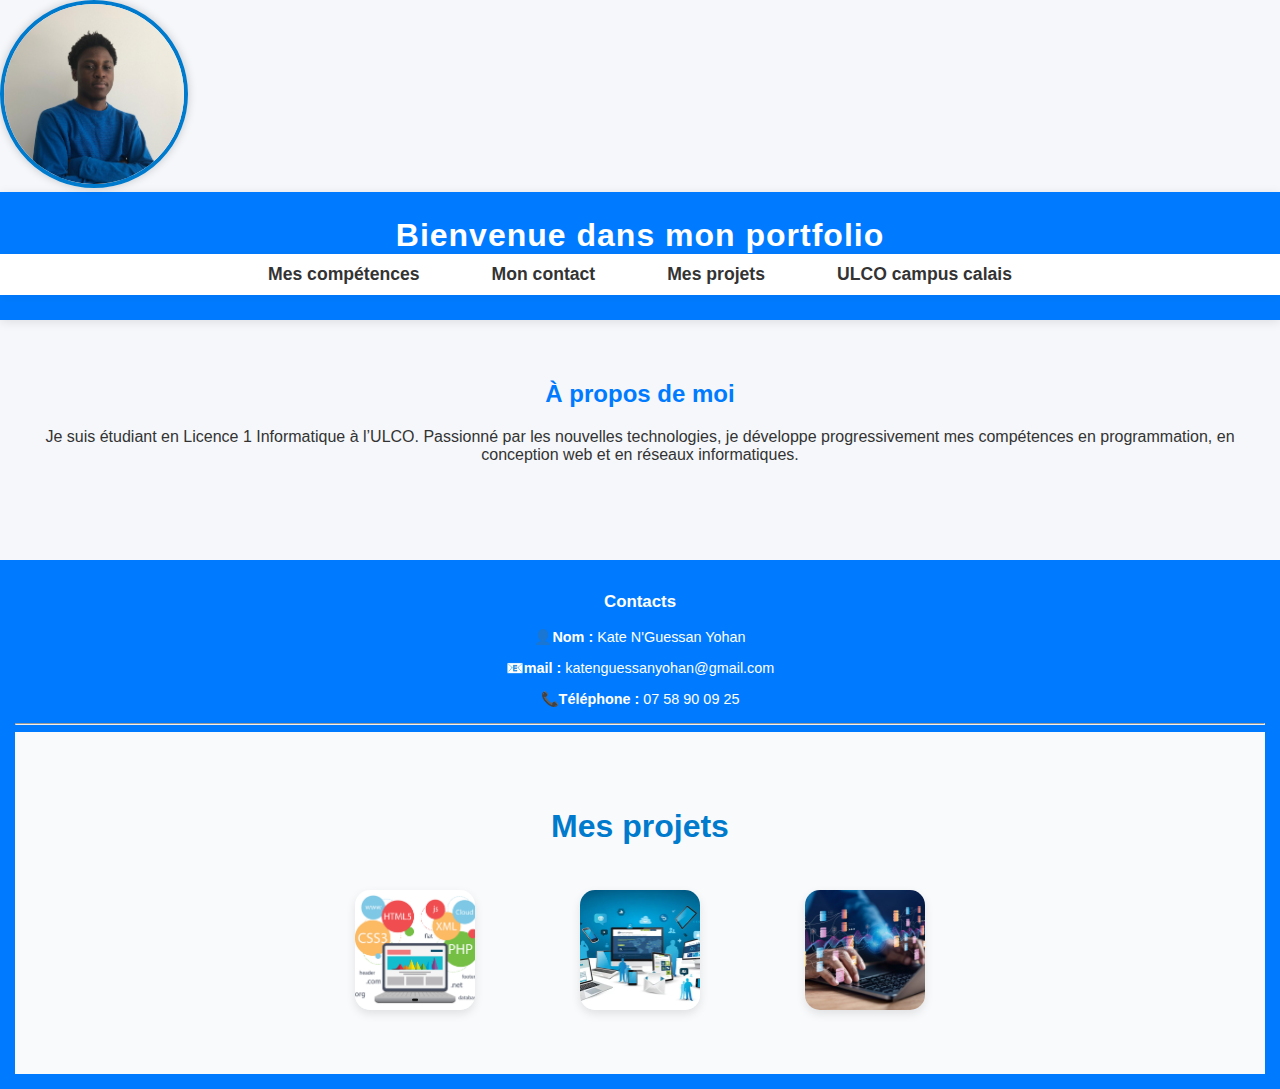
<file: index.html>
<!DOCTYPE html>
<html lang="en">
<head>
    <meta charset="UTF-8">
    <meta name="viewport" content="width=device-width, initial-scale=1.0">
    <title>portfolio</title>
    <link rel="stylesheet" href="css/styles.css">
    <link rel="stylesheet" href="css/galerie.css">
</head>
<body>
    <img src="images/photo.jpg" alt="Photo de profil"
         width="180" height="180"
         style="border-radius:50%; object-fit:cover; border:4px solid #007acc; box-shadow:0 0 10px rgba(0,0,0,0.2);">

    <header>
        <h1>Bienvenue dans mon portfolio</h1>
        <nav>
            <ul>
                <li><a href="Mes competences.html">Mes compétences</a></li>
                <li><a href="Contacts.html">Mon contact</a></li>
                <li><a href="#projets">Mes projets</a></li>
                <li><a href="https://www.univ-littoral.fr" target="_blank">ULCO campus calais</a></li>
            </ul>
        </nav>
    </header>
     
    <main> 
        <section class="intro"> 
            <h2>À propos de moi</h2>
            <p>Je suis étudiant en Licence 1 Informatique à l’ULCO. Passionné par les nouvelles technologies, je développe progressivement mes compétences en programmation, en conception web et en réseaux informatiques.</p> 
        </section> 
    </main>

    <footer> 
        <h3>Contacts</h3>   
        <p><strong>👤Nom :</strong> Kate N'Guessan Yohan</p>
        <p><strong>📧mail :</strong> katenguessanyohan@gmail.com</p>
        <p><strong>📞Téléphone :</strong> 07 58 90 09 25</p>
        <hr>

        <section class="galerie" id="projets">
            <h2>Mes projets</h2>

            <section class="galerie-container">

                <figure class="image-card">
                    <a href="projet1.html">
                        <img src="images/im0.jpg" alt="Projet 1">
                    </a>
                    <figcaption class="overlay">Projet 1 : application web</figcaption>
                </figure>

                <figure class="image-card">
                    <a href="projet2.html">
                        <img src="images/image1.webp" alt="Projet 2">
                    </a>
                    <figcaption class="overlay">Projet 2 : Gestion de base de données</figcaption>
                </figure>

                <figure class="image-card">
                    <a href="projet3.html">
                        <img src="images/auto.jpeg" alt="Projet 3">
                    </a>
                    <figcaption class="overlay">Projet 3 : automatisation</figcaption>
                </figure>

            </section>
        </section>

        <button id="btnTop" title="Remonter en haut">↑</button>
    </footer>

    <script>
        const btnTop = document.getElementById("btnTop");
        window.onscroll = function() {
            if (document.body.scrollTop > 100 || document.documentElement.scrollTop > 100) {
                btnTop.style.display = "block";
            } else {
                btnTop.style.display = "none";
            }
        };
        btnTop.onclick = function() {
            window.scrollTo({ top: 0, behavior: 'smooth' });
        };
    </script>

</body>
</html>
</file>
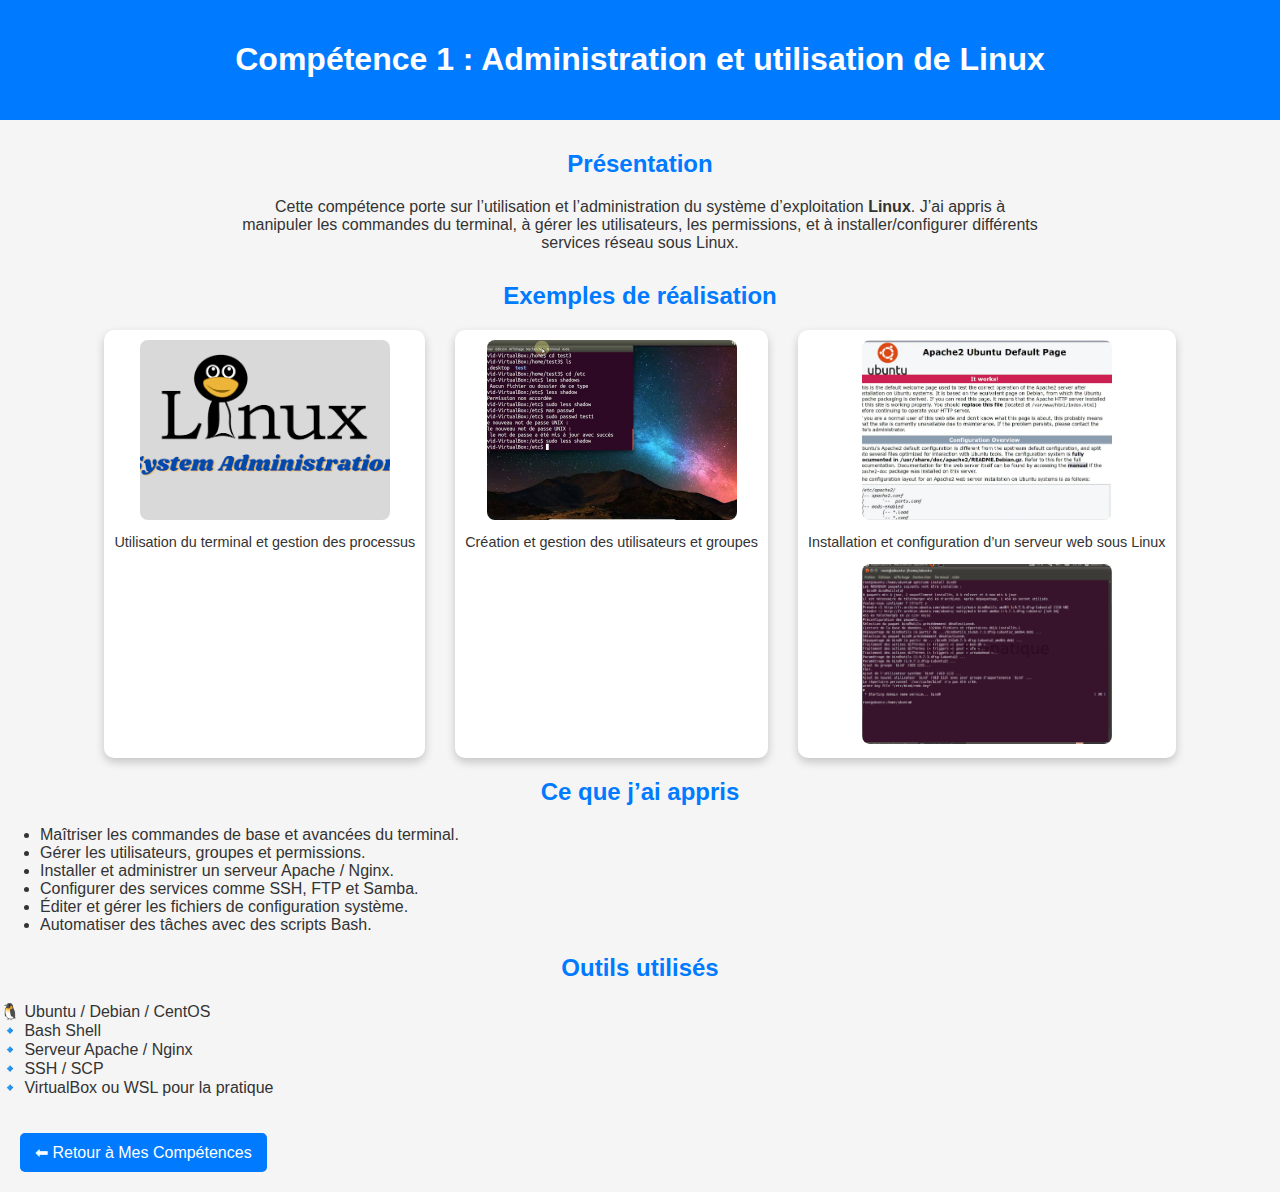
<file: competence1.html>
<!DOCTYPE html>
<html lang="fr">
<head>
    <meta charset="UTF-8">
    <meta name="viewport" content="width=device-width, initial-scale=1.0">
    <title>Compétence 1 – Administration Linux</title>
    <link rel="stylesheet" href="css/competences.css">
</head>
<body>

    <header class="header-competence">
        <h1>Compétence 1 : Administration et utilisation de Linux</h1>
    </header>

    <main class="contenu-competence">

        <section class="intro">
            <h2>Présentation</h2>
            <p>
                Cette compétence porte sur l’utilisation et l’administration du système d’exploitation <strong>Linux</strong>.
                J’ai appris à manipuler les commandes du terminal, à gérer les utilisateurs, les permissions,
                et à installer/configurer différents services réseau sous Linux.
            </p>
        </section>

        <section class="illustration">
            <h2>Exemples de réalisation</h2>
            <div class="image-grid">

                <div class="image-card">
                    <img src="images/lin1.png" alt="Terminal Linux">
                    <p>Utilisation du terminal et gestion des processus</p>
                </div>

                <div class="image-card">
                    <img src="images/lin2.jpg" alt="Gestion utilisateurs Linux">
                    <p>Création et gestion des utilisateurs et groupes</p>
                </div>

                <div class="image-card">
                    <img src="images/lin3.png" alt="Serveur Linux">
                    <p>Installation et configuration d’un serveur web sous Linux</p>
                    <img src="images/dns3.png" alt="">
                </div>

            </div>
        </section>

        <section class="description">
            <h2>Ce que j’ai appris</h2>
            <ul>
                <li>Maîtriser les commandes de base et avancées du terminal.</li>
                <li>Gérer les utilisateurs, groupes et permissions.</li>
                <li>Installer et administrer un serveur Apache / Nginx.</li>
                <li>Configurer des services comme SSH, FTP et Samba.</li>
                <li>Éditer et gérer les fichiers de configuration système.</li>
                <li>Automatiser des tâches avec des scripts Bash.</li>
            </ul>
        </section>

        <section class="outil">
            <h2>Outils utilisés</h2>
            <p>
                🐧 Ubuntu / Debian / CentOS<br>
                🔹 Bash Shell<br>
                🔹 Serveur Apache / Nginx<br>
                🔹 SSH / SCP<br>
                🔹 VirtualBox ou WSL pour la pratique
            </p>
        </section>

        <a href="Mes competences.html" class="retour">⬅ Retour à Mes Compétences</a>
    </main>

</body>
</html>
</file>
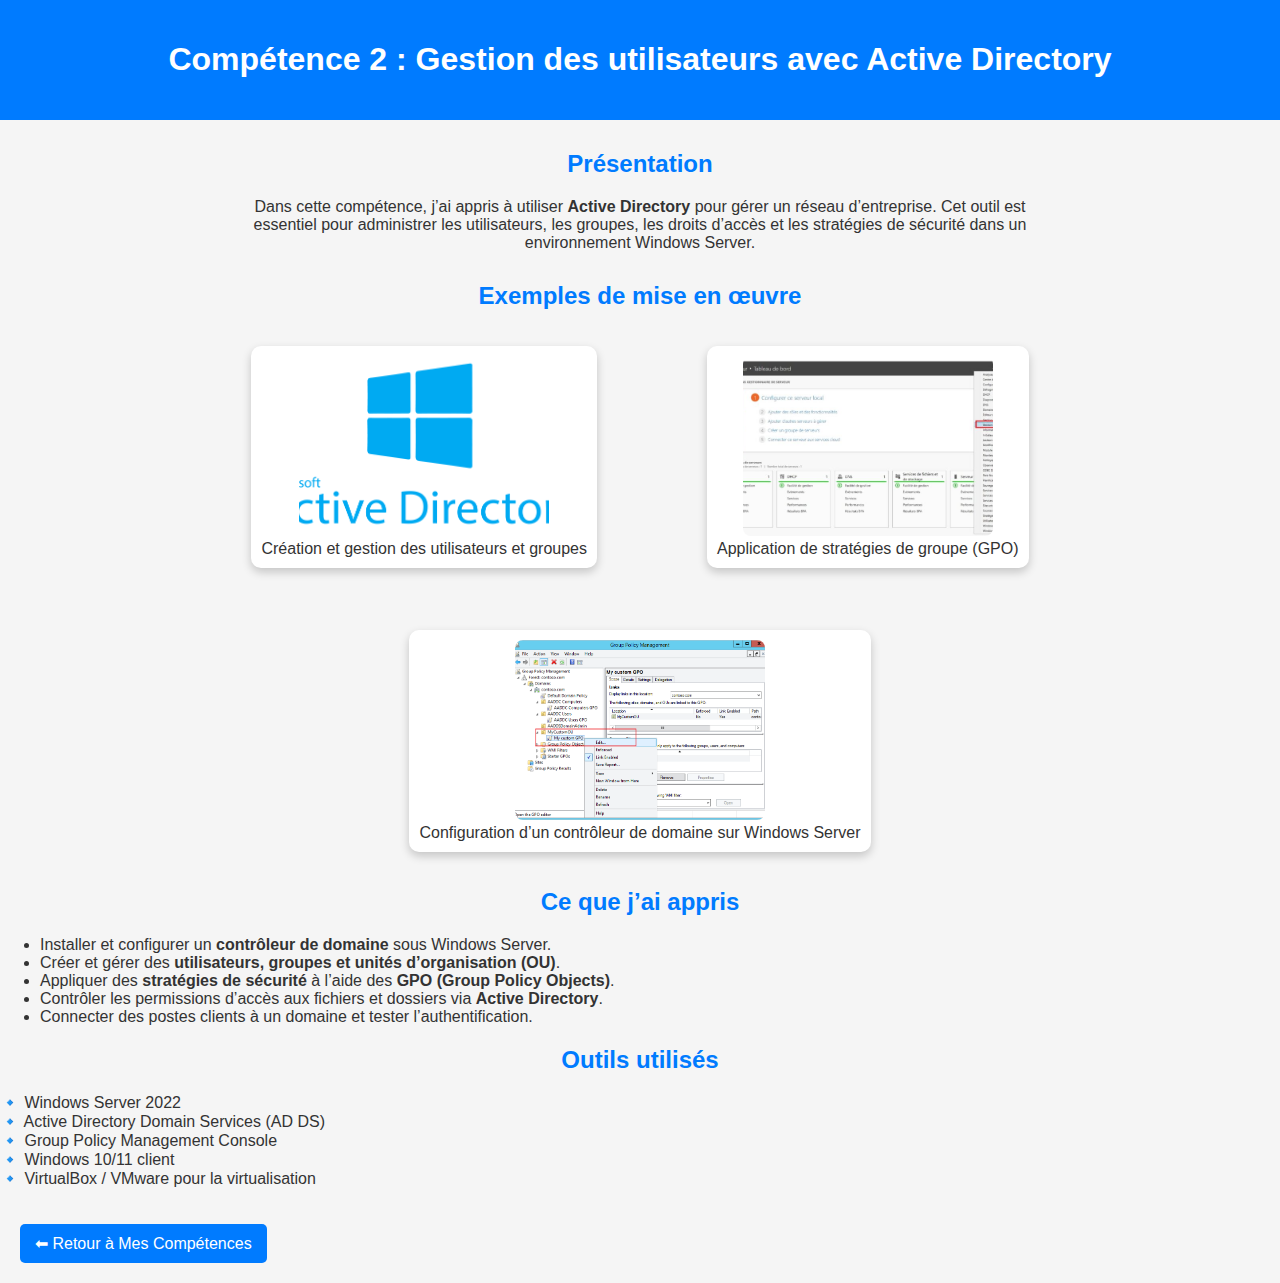
<file: competences2.html>
<!DOCTYPE html>
<html lang="fr">
<head>
    <meta charset="UTF-8">
    <meta name="viewport" content="width=device-width, initial-scale=1.0">
    <title>Compétence 2 – Active Directory</title>
    <link rel="stylesheet" href="css/competences.css">
</head>
<body>

    <header class="header-competence">
        <h1>Compétence 2 : Gestion des utilisateurs avec Active Directory</h1>
    </header>

    <main class="contenu-competence">

        <section class="intro">
            <h2>Présentation</h2>
            <p>
                Dans cette compétence, j’ai appris à utiliser <strong>Active Directory</strong> pour gérer un réseau d’entreprise. 
                Cet outil est essentiel pour administrer les utilisateurs, les groupes, les droits d’accès et les stratégies de sécurité 
                dans un environnement Windows Server.
            </p>
        </section>

        <section class="illustration">
            <h2>Exemples de mise en œuvre</h2>

            <section class="image-grid">

                <figure class="image-card">
                    <img src="images/active1.png" alt="Active Directory Users and Computers">
                    <figcaption>Création et gestion des utilisateurs et groupes</figcaption>
                </figure>

                <figure class="image-card">
                    <img src="images/ac1.jpg" alt="Group Policy Management">
                    <figcaption>Application de stratégies de groupe (GPO)</figcaption>
                </figure>

                <figure class="image-card">
                    <img src="images/ac2.png" alt="Server Manager">
                    <figcaption>Configuration d’un contrôleur de domaine sur Windows Server</figcaption>
                </figure>

            </section>
        </section>

        <section class="description">
            <h2>Ce que j’ai appris</h2>
            <ul>
                <li>Installer et configurer un <strong>contrôleur de domaine</strong> sous Windows Server.</li>
                <li>Créer et gérer des <strong>utilisateurs, groupes et unités d’organisation (OU)</strong>.</li>
                <li>Appliquer des <strong>stratégies de sécurité</strong> à l’aide des <strong>GPO (Group Policy Objects)</strong>.</li>
                <li>Contrôler les permissions d’accès aux fichiers et dossiers via <strong>Active Directory</strong>.</li>
                <li>Connecter des postes clients à un domaine et tester l’authentification.</li>
            </ul>
        </section>

        <section class="outil">
            <h2>Outils utilisés</h2>
            <p>
                🔹 Windows Server 2022<br>
                🔹 Active Directory Domain Services (AD DS)<br>
                🔹 Group Policy Management Console<br>
                🔹 Windows 10/11 client<br>
                🔹 VirtualBox / VMware pour la virtualisation
            </p>
        </section>

        <a href="Mes competences.html" class="retour">⬅ Retour à Mes Compétences</a>
    </main>

</body>
</html>
</file>
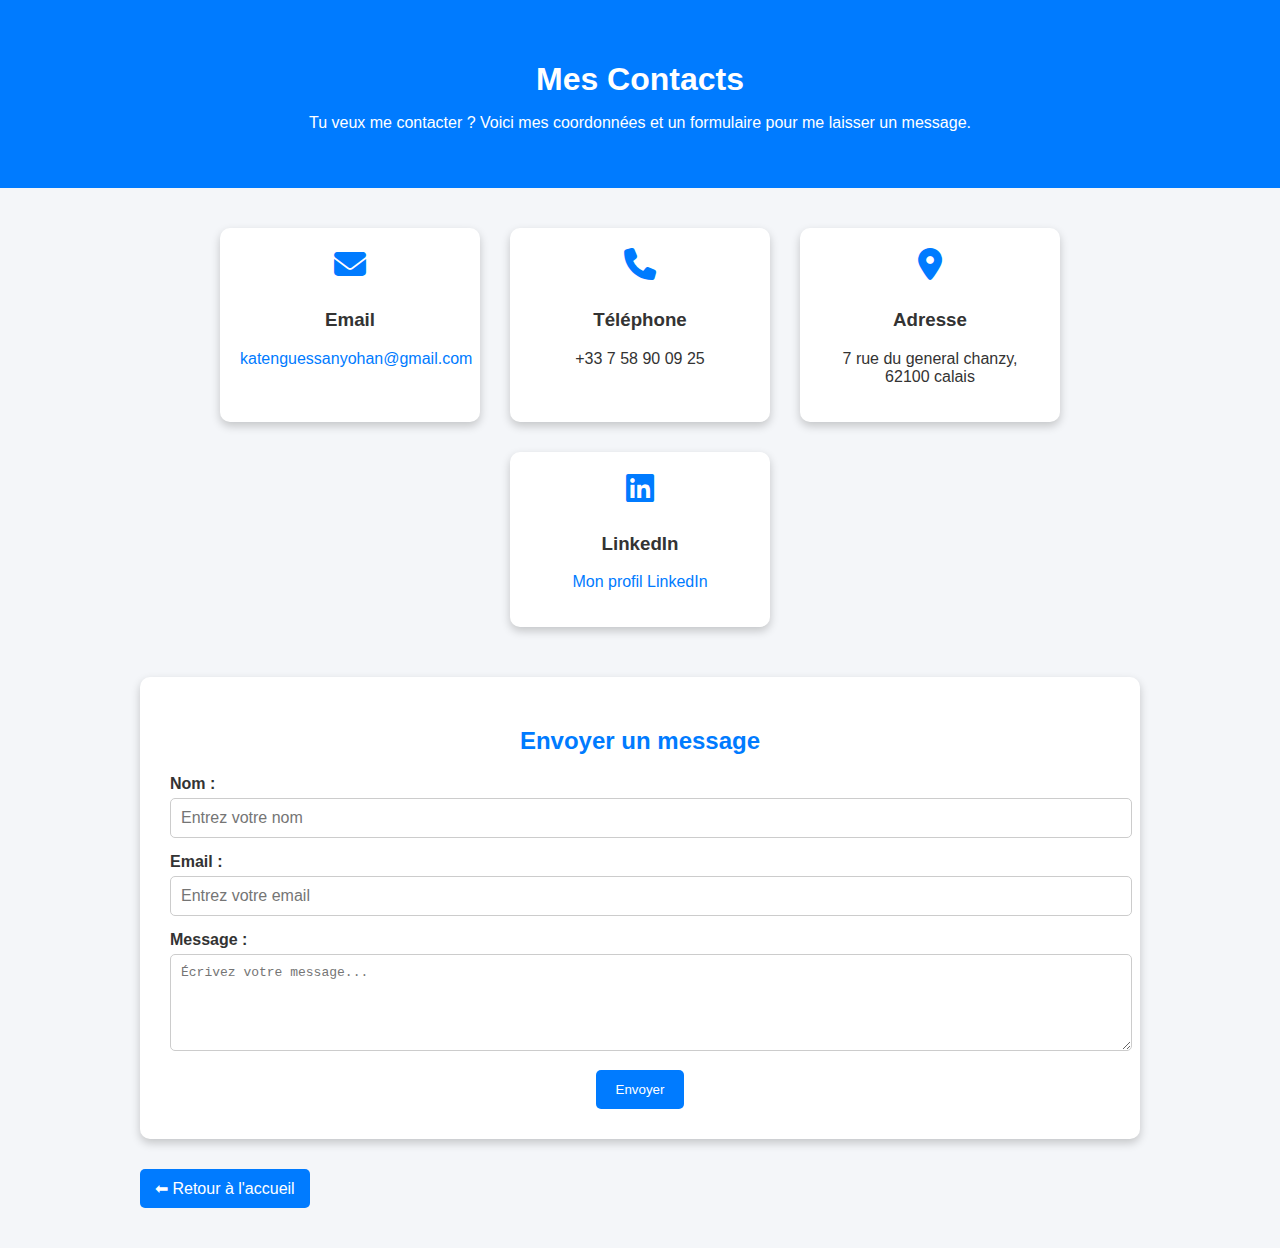
<file: Contacts.html>
<!DOCTYPE html>
<html lang="fr">
<head>
    <meta charset="UTF-8">
    <meta name="viewport" content="width=device-width, initial-scale=1.0">
    <title>Mes Contacts</title>
    <link rel="stylesheet" href="css/contacts.css">
    <link rel="stylesheet" href="https://cdnjs.cloudflare.com/ajax/libs/font-awesome/6.5.0/css/all.min.css">
</head>
<body>

    <header class="header-contact">
        <h1>Mes Contacts</h1>
        <p>Tu veux me contacter ? Voici mes coordonnées et un formulaire pour me laisser un message.</p>
    </header>

    <main class="contact-section">

        <section class="contact-info">
            <div class="info-card">
                <i class="fa-solid fa-envelope"></i>
                <h3>Email</h3>
                <p><a href="mailto:tonmail@example.com">katenguessanyohan@gmail.com</a></p>
            </div>

            <div class="info-card">
                <i class="fa-solid fa-phone"></i>
                <h3>Téléphone</h3>
                <p>+33 7 58 90 09 25</p>
            </div>

            <div class="info-card">
                <i class="fa-solid fa-location-dot"></i>
                <h3>Adresse</h3>
                <p>7 rue du general chanzy, 62100 calais</p>
            </div>

            <div class="info-card">
                <i class="fa-brands fa-linkedin"></i>
                <h3>LinkedIn</h3>
                <p><a href="https://www.linkedin.com/in/kate-nguessan-yohan-4b9b94336" target="_blank">Mon profil LinkedIn</a></p>
            </div>
        </section>

        <section class="formulaire-contact">
            <h2>Envoyer un message</h2>
            <form action="#" method="post">
                <div class="form-group">
                    <label for="nom">Nom :</label>
                    <input type="text" id="nom" name="nom" placeholder="Entrez votre nom" required>
                </div>

                <div class="form-group">
                    <label for="email">Email :</label>
                    <input type="email" id="email" name="email" placeholder="Entrez votre email" required>
                </div>

                <div class="form-group">
                    <label for="message">Message :</label>
                    <textarea id="message" name="message" rows="5" placeholder="Écrivez votre message..." required></textarea>
                </div>

                <button type="submit" class="btn-envoyer">Envoyer</button>
            </form>
        </section>

        <a href="index.html" class="retour">⬅ Retour à l'accueil</a>
    </main>

</body>
</html>
</file>
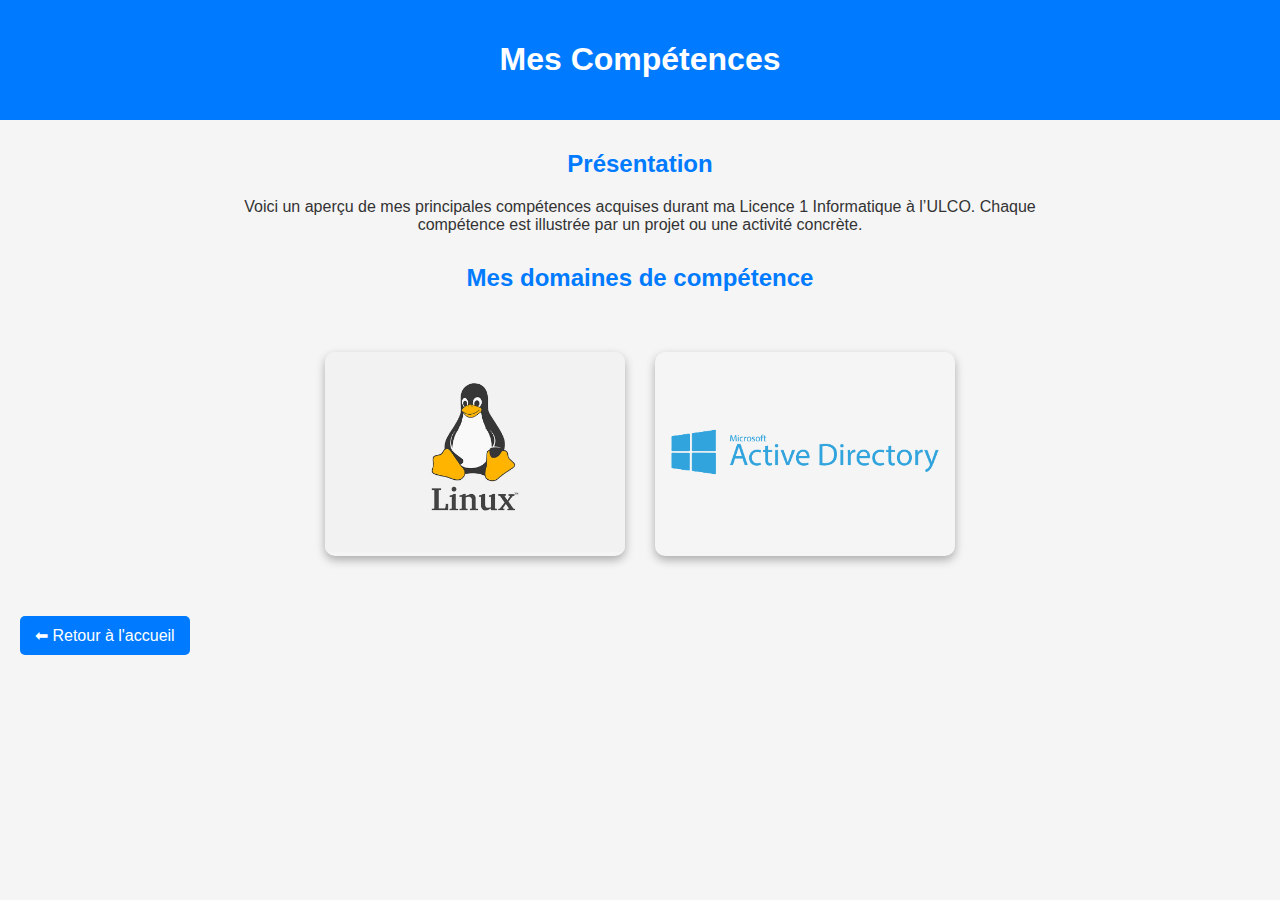
<file: Mes competences.html>
<!DOCTYPE html>
<html lang="fr">
<head>
    <meta charset="UTF-8">
    <meta name="viewport" content="width=device-width, initial-scale=1.0">
    <title>Mes Compétences</title>
    <link rel="stylesheet" href="css/competences.css">
</head>
<body>
    <header>
        <h1>Mes Compétences</h1>
    </header>

    <main>
        <section class="intro">
            <h2>Présentation</h2>
            <p>
                Voici un aperçu de mes principales compétences acquises durant ma Licence 1 Informatique à l’ULCO. 
                Chaque compétence est illustrée par un projet ou une activité concrète.
            </p>
        </section>

        <section class="galerie">
            <h2>Mes domaines de compétence</h2>
            <div class="competence-container">

                
                <div class="competence-card">
                    <a href="competence1.html">
                        <img src="images/linux.webp" alt="Développement web">
                        <div class="overlay">Administration et utilisation de Linux</div>
                    </a>
                </div>

                
                <div class="competence-card">
                    <a href="competences2.html">
                        <img src="images/activ.png" alt="Bases de données">
                        <div class="overlay">active directory</div>
                    </a>
                </div>

            </div>
        </section>
    </main>

    <footer>
        <a href="index.html" class="retour">⬅ Retour à l'accueil</a>
    </footer>

</body>
</html>
</file>
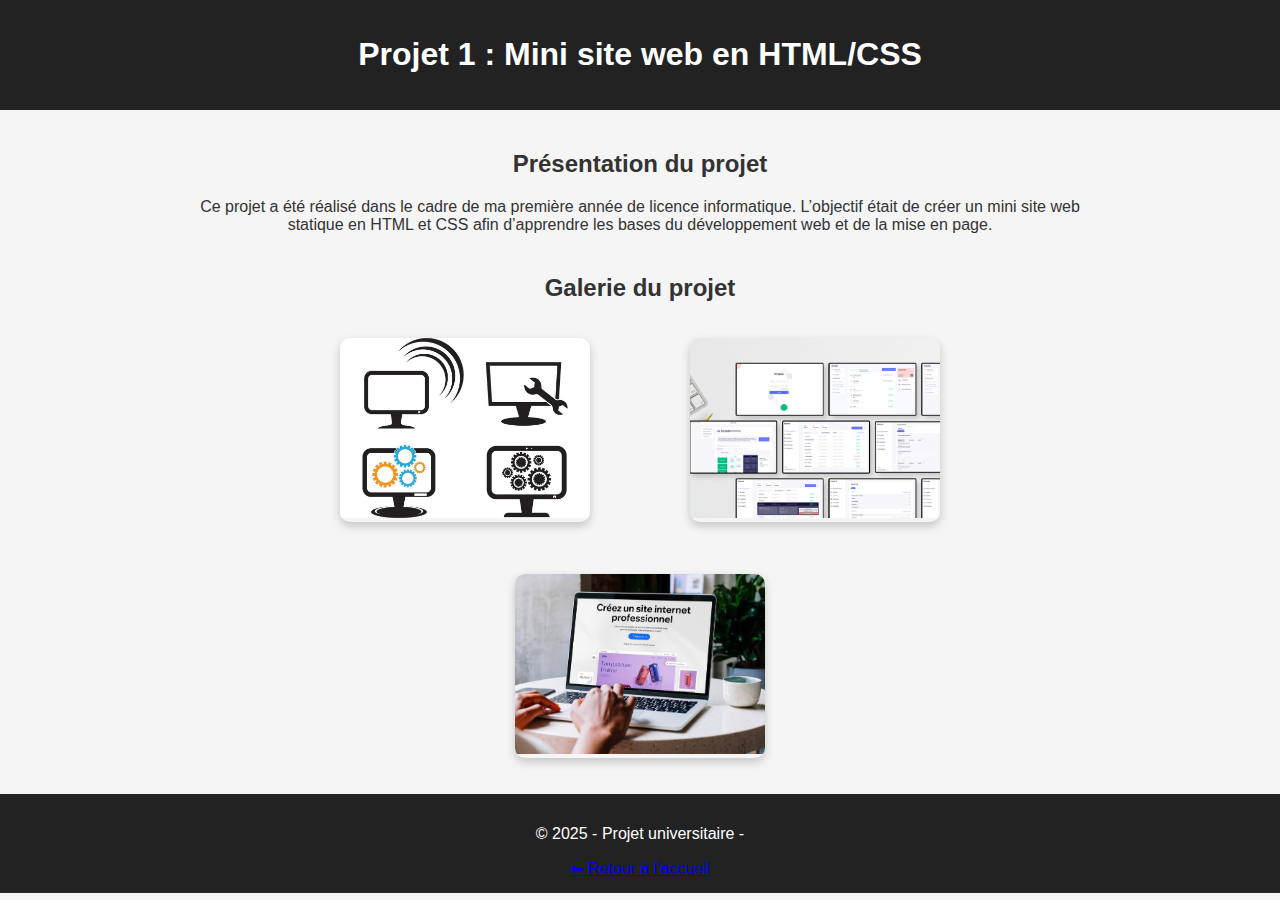
<file: projet1.html>
<!DOCTYPE html>
<html lang="fr">
<head>
    <meta charset="UTF-8">
    <meta name="viewport" content="width=device-width, initial-scale=1.0">
    <title>Projet 1 - Portfolio</title>
    <link rel="stylesheet" href="css/projet1.css">
</head>
<body>

    <header>
        <h1>Projet 1 : Mini site web en HTML/CSS</h1>
    </header>

    <main>

        <section class="description">
            <h2>Présentation du projet</h2>
            <p>
                Ce projet a été réalisé dans le cadre de ma première année de licence informatique.
                L’objectif était de créer un mini site web statique en HTML et CSS afin d’apprendre
                les bases du développement web et de la mise en page.
            </p>
        </section>

        <section class="galerie">
            <h2>Galerie du projet</h2>

            <section class="images-container">

                <figure class="image-card">
                    <img src="images/logo1.jpg" alt="Aperçu du site">
                </figure>

                <figure class="image-card">
                    <img src="images/im01.jpg" alt="Logo du projet">
                </figure>

                <figure class="image-card">
                    <img src="images/photo1.jpg" alt="Page d'accueil">
                </figure>

            </section>
        </section>

    </main>

    <footer>
        <p>© 2025 - Projet universitaire -</p>
        <a href="index.html" class="retour">⬅ Retour à l'accueil</a>
    </footer>

</body>
</html>
</file>
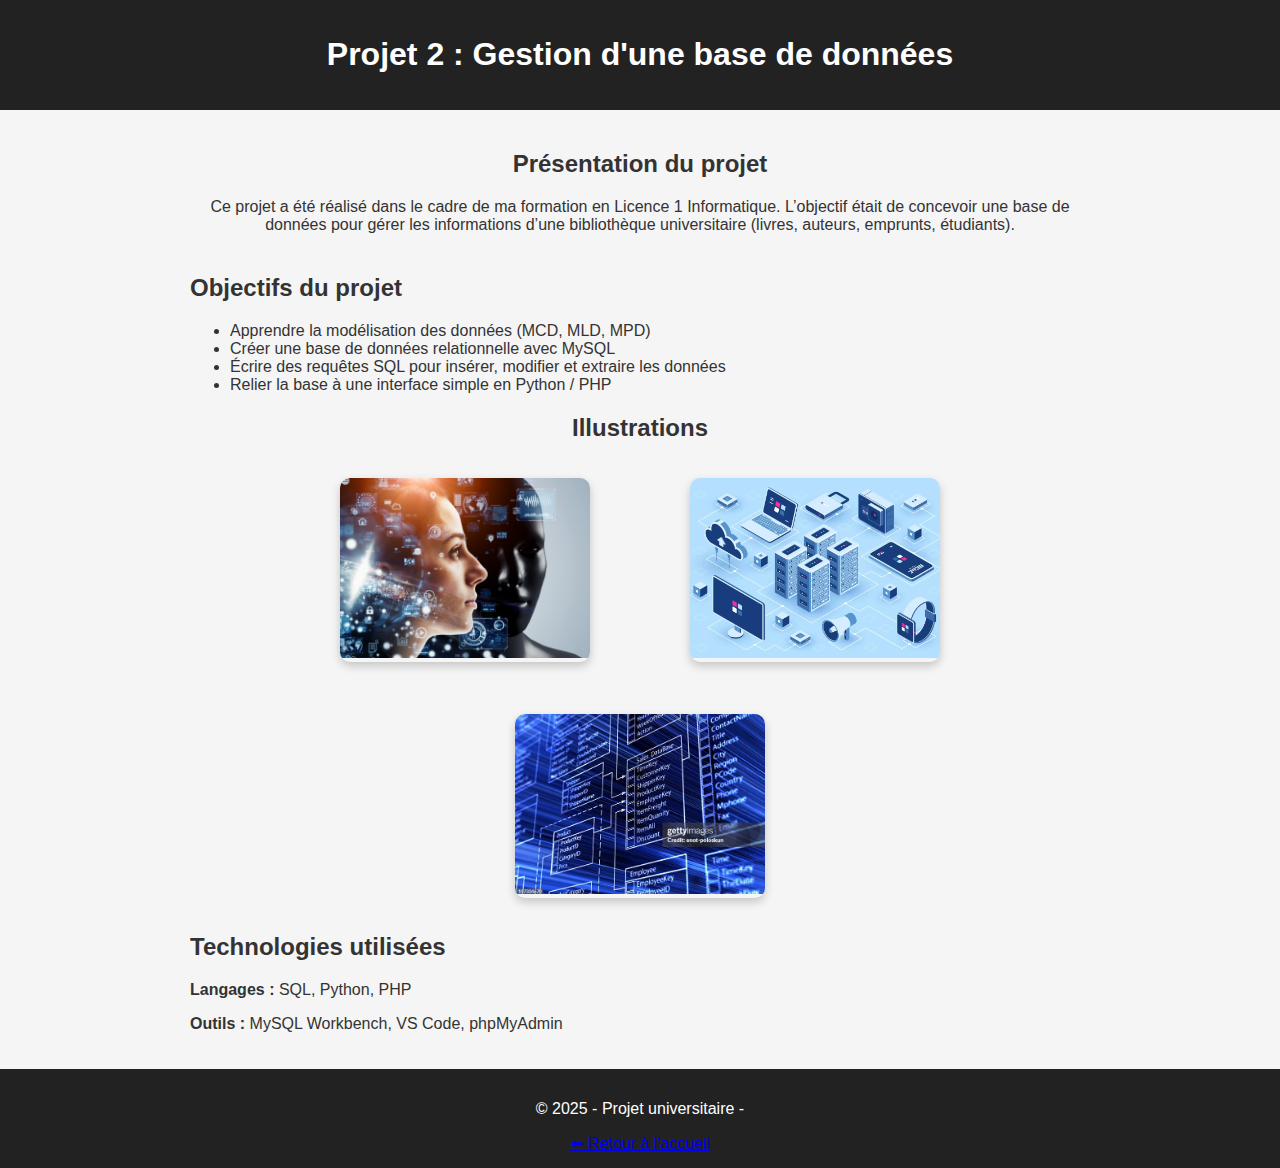
<file: projet2.html>
<!DOCTYPE html>
<html lang="fr">
<head>
    <meta charset="UTF-8">
    <meta name="viewport" content="width=device-width, initial-scale=1.0">
    <title>Projet 2 - Gestion des bases de données</title>
    <link rel="stylesheet" href="css/projet2.css">
</head>
<body>
    <header>
        <h1>Projet 2 : Gestion d'une base de données</h1>
    </header>

    <main>
        <section class="description">
            <h2>Présentation du projet</h2>
            <p>
                Ce projet a été réalisé dans le cadre de ma formation en Licence 1 Informatique.
                L’objectif était de concevoir une base de données pour gérer les informations d’une
                bibliothèque universitaire (livres, auteurs, emprunts, étudiants).
            </p>
        </section>

        <section class="objectifs">
            <h2>Objectifs du projet</h2>
            <ul>
                <li>Apprendre la modélisation des données (MCD, MLD, MPD)</li>
                <li>Créer une base de données relationnelle avec MySQL</li>
                <li>Écrire des requêtes SQL pour insérer, modifier et extraire les données</li>
                <li>Relier la base à une interface simple en Python / PHP</li>
            </ul>
        </section>

        <section class="galerie">
            <h2>Illustrations</h2>

            <section class="images-container">
                <figure class="image-card">
                    <img src="images/log2.webp" alt="Diagramme MCD">
                </figure>

                <figure class="image-card">
                    <img src="images/base.webp" alt="Structure de la base MySQL">
                </figure>

                <figure class="image-card">
                    <img src="images/image2.jpg" alt="Interface de gestion">
                </figure>
            </section>
        </section>

        <section class="techno">
            <h2>Technologies utilisées</h2>
            <p><strong>Langages :</strong> SQL, Python, PHP</p>
            <p><strong>Outils :</strong> MySQL Workbench, VS Code, phpMyAdmin</p>
        </section>
    </main>

    <footer>
        <p>© 2025 - Projet universitaire - </p>
        <a href="index.html" class="retour">⬅ Retour à l'accueil</a>
    </footer>
</body>
</html>
</file>
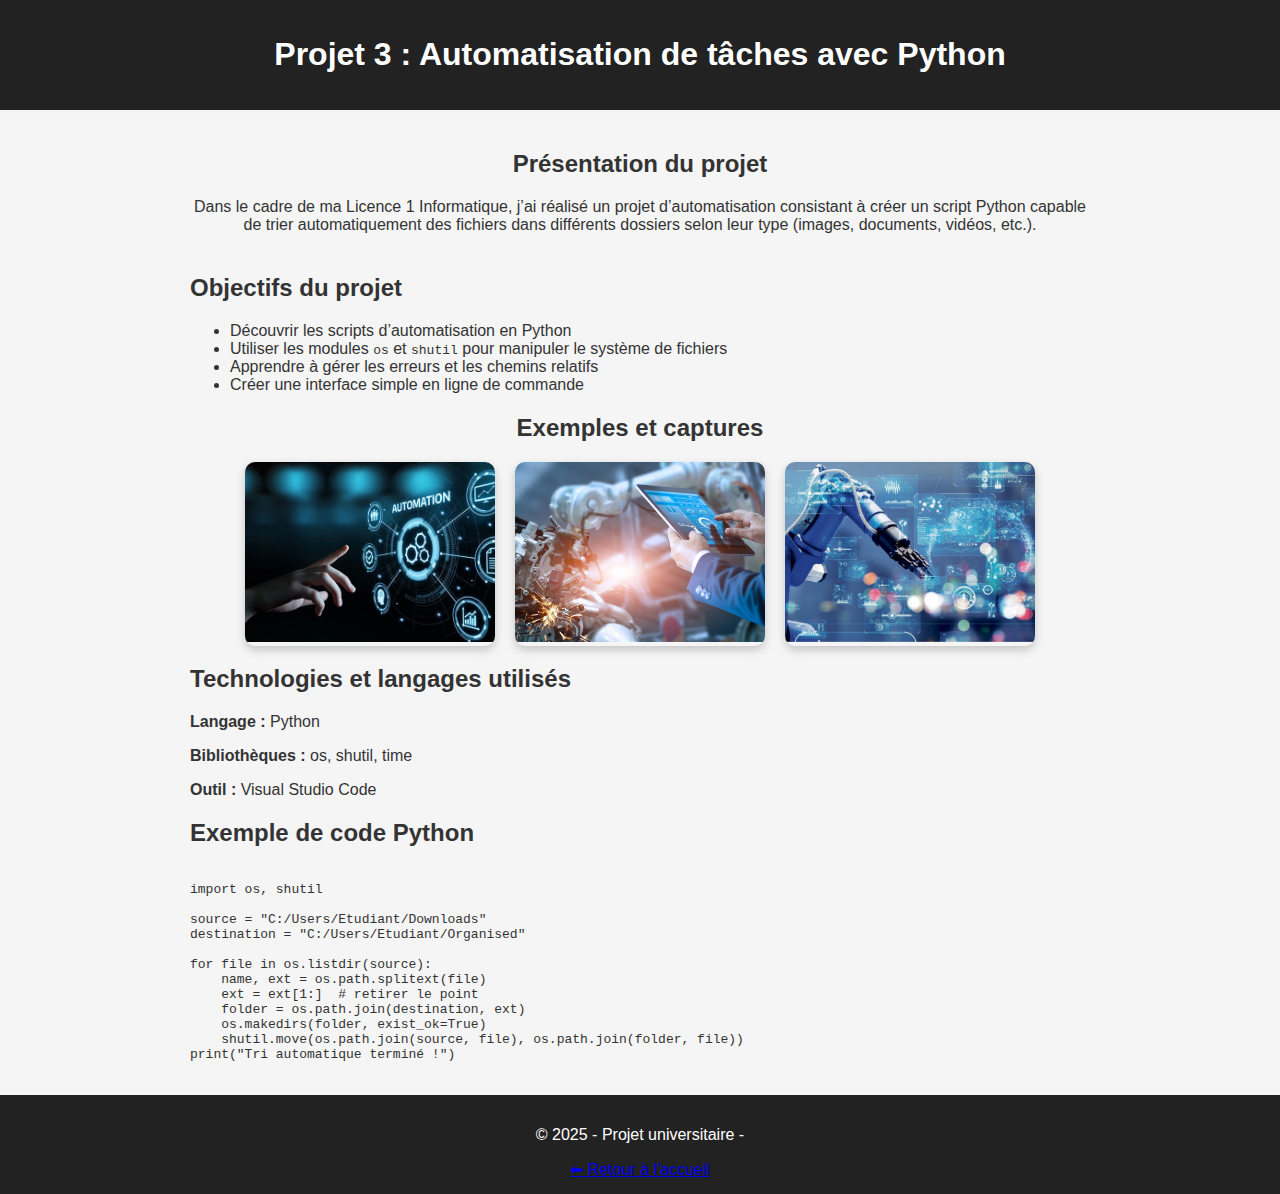
<file: projet3.html>
<!DOCTYPE html>
<html lang="fr">
<head>
    <meta charset="UTF-8">
    <meta name="viewport" content="width=device-width, initial-scale=1.0">
    <title>Projet 3 - Automatisation</title>
    <link rel="stylesheet" href="css/projet3.css">
</head>
<body>
    <header>
        <h1>Projet 3 : Automatisation de tâches avec Python</h1>
    </header>

    <main>
        <section class="description">
            <h2>Présentation du projet</h2>
            <p>
                Dans le cadre de ma Licence 1 Informatique, j’ai réalisé un projet d’automatisation
                consistant à créer un script Python capable de trier automatiquement des fichiers
                dans différents dossiers selon leur type (images, documents, vidéos, etc.).
            </p>
        </section>

        <section class="objectifs">
            <h2>Objectifs du projet</h2>
            <ul>
                <li>Découvrir les scripts d’automatisation en Python</li>
                <li>Utiliser les modules <code>os</code> et <code>shutil</code> pour manipuler le système de fichiers</li>
                <li>Apprendre à gérer les erreurs et les chemins relatifs</li>
                <li>Créer une interface simple en ligne de commande</li>
            </ul>
        </section>

        <section class="galerie">
            <h2>Exemples et captures</h2>
            <div class="images-container">
                <div class="image-card">
                    <img src="images/auto1.jpeg" alt="Interface console">
                </div>
                <div class="image-card">
                    <img src="images/auto2.jpg" alt="Résultat du tri automatique">
                </div>
                <div class="image-card">
                    <img src="images/auto3.png" alt="Organisation finale des dossiers">
                </div>
            </div>
        </section>

        <section class="techno">
            <h2>Technologies et langages utilisés</h2>
            <p><strong>Langage :</strong> Python</p>
            <p><strong>Bibliothèques :</strong> os, shutil, time</p>
            <p><strong>Outil :</strong> Visual Studio Code</p>
        </section>

        <section class="code-exemple">
            <h2>Exemple de code Python</h2>
<pre><code class="python">
import os, shutil

source = "C:/Users/Etudiant/Downloads"
destination = "C:/Users/Etudiant/Organised"

for file in os.listdir(source):
    name, ext = os.path.splitext(file)
    ext = ext[1:]  # retirer le point
    folder = os.path.join(destination, ext)
    os.makedirs(folder, exist_ok=True)
    shutil.move(os.path.join(source, file), os.path.join(folder, file))
print("Tri automatique terminé !")
</code></pre>
        </section>
    </main>

    <footer>
        <p>© 2025 - Projet universitaire -</p>
        <a href="index.html" class="retour">⬅ Retour à l'accueil</a>
    </footer>
</body>
</html>
</file>
<file: css/styles.css>
html {
    scroll-behavior: smooth;
}
body {
  font-family: 'Poppins', Arial, sans-serif;
  margin: 0;
  padding: 0;
  background-color: #f5f7fa; 
  color: #333;
}
header {
  background-color: #007bff; 
  color: white;
  padding: 25px 0;
  text-align: center;
  box-shadow: 0 2px 10px rgba(0, 0, 0, 0.1);
}

header h1 {
  margin: 0;
  font-size: 2rem;
  letter-spacing: 1px;
}

nav {
  background-color: #ffffff;
  box-shadow: 0 2px 10px rgba(0, 0, 0, 0.05);
}

nav ul {
  list-style: none;
  margin: 0;
  padding: 10px 0;
  display: flex;
  justify-content: center;
  align-items: center;
  gap: 40px; 
}

nav ul li a {
  text-decoration: none;
  color: #333;
  font-weight: 600;
  font-size: 1.1rem;
  padding: 8px 16px;
  border-radius: 8px;
  transition: all 0.3s ease;
}
nav ul li a:hover {
  background-color: #007bff;
  color: white;
  transform: translateY(-3px);
}

main {
  padding: 40px;
  text-align: center;
}

h2 {
  color: #007bff;
}

.gallery {
  display: flex;
  justify-content: center;
  flex-wrap: wrap;
  gap: 25px;
  margin-top: 30px;
}

.gallery img {
  width: 250px;
  height: 180px;
  object-fit: cover;
  border-radius: 15px;
  transition: transform 0.4s ease, box-shadow 0.4s ease;
  box-shadow: 0 4px 8px rgba(0, 0, 0, 0.1);
  cursor: pointer;
}

.gallery img:hover {
  transform: scale(1.08);
  box-shadow: 0 8px 20px rgba(0, 0, 0, 0.2);
}
footer {
  background-color: #007bff;
  color: white;
  text-align: center;
  padding: 15px;
  margin-top: 40px;
  font-size: 0.9rem;
}

#btnTop {
  position: fixed;
  bottom: 30px;
  right: 30px;
  background-color: #007acc;
  color: white;
  border: none;
  border-radius: 50%;
  width: 45px;
  height: 45px;
  font-size: 1.5rem;
  cursor: pointer;
  display: none; 
  box-shadow: 0 4px 10px rgba(0,0,0,0.3);
  transition: background-color 0.3s ease, transform 0.3s ease;
}
#btnTop:hover {
  background-color: #005fa3;
  transform: scale(1.1);
}
</file>
<file: css/galerie.css>
.galerie {
  padding: 50px 0;
  background: #f8fafc;
  text-align: center;
}

.galerie h2 {
  color: #007acc;
  font-size: 2rem;
  margin-bottom: 30px;
}

.galerie .galerie-container {
  display: flex;
  justify-content: center;
  flex-wrap: wrap;
  gap: 25px;
}

.galerie .image-card {
  position: relative;
  width: 120px;
  height: 120px;
  border-radius: 15px;
  overflow: hidden;
  box-shadow: 0 4px 10px rgba(0,0,0,0.1);
  transition: transform 0.3s ease, box-shadow 0.3s ease;
}

.galerie .image-card img {
  width: 100%;
  height: 100%;
  object-fit: cover;
  transition: transform 0.5s ease;
}

.galerie .image-card:hover {
  transform: scale(1.08);
  box-shadow: 0 6px 20px rgba(0,0,0,0.2);
}

.galerie .overlay {
  position: absolute;
  bottom: 0;
  width: 100%;
  height: 0;
  background: rgba(0, 122, 204, 0.7);
  color: white;
  font-size: 0.9rem;
  display: flex;
  align-items: center;
  justify-content: center;
  opacity: 0;
  transition: all 0.4s ease;
}

.galerie .image-card:hover .overlay {
  height: 40%;
  opacity: 1;
}
</file>
<file: css/competences.css>
body {
    font-family: Arial, sans-serif;
    margin: 0;
    background-color: #f5f5f5;
    color: #333;
}

header {
    text-align: center;
    background-color: #007bff;
    color: white;
    padding: 20px 0;
}

h2 {
    text-align: center;
    color: #007bff;
}

.intro {
    max-width: 800px;
    margin: 30px auto;
    text-align: center;
    padding: 0 20px;
}

.competence-container {
    display: flex;
    justify-content: center;
    flex-wrap: wrap;
    gap: 30px;
    padding: 40px 0;
}

.competence-card {
    position: relative;
    overflow: hidden;
    border-radius: 10px;
    box-shadow: 0 4px 10px rgba(0,0,0,0.3);
    transition: transform 0.3s ease;
}

.competence-card img {
    width: 300px;
    height: 200px;
    object-fit: cover;
    transition: transform 0.5s ease, opacity 0.3s ease;
}


.competence-card:hover img {
    transform: scale(1.1);
    opacity: 0.9;
}


.overlay {
    position: absolute;
    bottom: 0;
    background: rgba(0,0,0,0.6);
    color: white;
    width: 100%;
    text-align: center;
    padding: 10px;
    font-weight: bold;
    font-size: 1.1em;
    opacity: 0;
    transition: opacity 0.3s ease;
}

.competence-card:hover .overlay {
    opacity: 1;
}

.retour {
    display: inline-block;
    margin: 20px;
    background-color: #007bff;
    color: white;
    text-decoration: none;
    padding: 10px 15px;
    border-radius: 5px;
}

.retour:hover {
    background-color: #0056b3;
}


.image-grid {
    display: flex;
    justify-content: center;
    flex-wrap: wrap;
    gap: 30px; 
    margin-top: 20px;
}

.image-card {
    text-align: center;
    background: white;
    border-radius: 10px;
    padding: 10px;
    box-shadow: 0 4px 10px rgba(0,0,0,0.2);
    transition: transform 0.3s ease;
}


.image-card img {
    width: 250px;  
    height: 180px;
    object-fit: cover; 
    border-radius: 8px;
    transition: transform 0.3s ease;
}


.image-card:hover img {
    transform: scale(1.1);
}


.image-card:hover {
    transform: scale(1.05);
}

.image-card p {
    margin-top: 10px;
    font-size: 0.9em;
}
</file>
<file: css/contacts.css>
body {
    font-family: 'Arial', sans-serif;
    margin: 0;
    background-color: #f4f6f9;
    color: #333;
}

.header-contact {
    background-color: #007bff;
    color: white;
    text-align: center;
    padding: 40px 20px;
}

.header-contact h1 {
    margin-bottom: 10px;
}

.contact-section {
    max-width: 1000px;
    margin: 0 auto;
    padding: 40px 20px;
}

.contact-info {
    display: flex;
    flex-wrap: wrap;
    justify-content: center;
    gap: 30px;
    margin-bottom: 50px;
}

.info-card {
    background: white;
    border-radius: 10px;
    box-shadow: 0 4px 10px rgba(0,0,0,0.2);
    text-align: center;
    width: 220px;
    padding: 20px;
    transition: transform 0.3s ease, box-shadow 0.3s ease;
}

.info-card i {
    font-size: 2em;
    color: #007bff;
    margin-bottom: 10px;
}

.info-card:hover {
    transform: scale(1.05);
    box-shadow: 0 6px 15px rgba(0,0,0,0.3);
}

.info-card a {
    color: #007bff;
    text-decoration: none;
}

.info-card a:hover {
    text-decoration: underline;
}

.formulaire-contact {
    background: white;
    padding: 30px;
    border-radius: 10px;
    box-shadow: 0 4px 10px rgba(0,0,0,0.2);
}

.formulaire-contact h2 {
    text-align: center;
    color: #007bff;
    margin-bottom: 20px;
}

.form-group {
    margin-bottom: 15px;
}

label {
    display: block;
    margin-bottom: 5px;
    font-weight: bold;
}

input, textarea {
    width: 100%;
    padding: 10px;
    border-radius: 5px;
    border: 1px solid #ccc;
    font-size: 1em;
}

.btn-envoyer {
    background-color: #007bff;
    color: white;
    border: none;
    padding: 12px 20px;
    border-radius: 5px;
    cursor: pointer;
    transition: background-color 0.3s ease;
    display: block;
    margin: 0 auto;
}

.btn-envoyer:hover {
    background-color: #0056b3;
}

.retour {
    display: inline-block;
    margin-top: 30px;
    text-decoration: none;
    background-color: #007bff;
    color: white;
    padding: 10px 15px;
    border-radius: 5px;
}

.retour:hover {
    background-color: #0056b3;
}

@media (max-width: 700px) {
    .contact-info {
        flex-direction: column;
        align-items: center;
    }
}
</file>
<file: css/projet1.css>
body {
    font-family: Arial, sans-serif;
    margin: 0;
    padding: 0;
    background-color: #f5f5f5;
    color: #333;
}

header, footer {
    text-align: center;
    background-color: #222;
    color: white;
    padding: 15px 0;
}

main {
    padding: 20px;
    max-width: 900px;
    margin: auto;
}

.description {
    text-align: center;
    margin-bottom: 40px;
}

.galerie h2 {
    text-align: center;
    margin-bottom: 20px;
}

.images-container {
    display: flex;
    justify-content: center;
    flex-wrap: wrap;
    gap: 20px;
}

.image-card {
    overflow: hidden;
    border-radius: 10px;
    box-shadow: 0 4px 10px rgba(0,0,0,0.2);
    transition: transform 0.3s ease;
}

.image-card img {
    width: 250px;
    height: 180px;
    object-fit: cover;
    transition: transform 0.4s ease, opacity 0.4s ease;
}

.image-card:hover img {
    transform: scale(1.1);
    opacity: 0.8;
}
</file>
<file: css/projet2.css>
body {
    font-family: Arial, sans-serif;
    margin: 0;
    padding: 0;
    background-color: #f5f5f5;
    color: #333;
}

header, footer {
    text-align: center;
    background-color: #222;
    color: white;
    padding: 15px 0;
}

main {
    padding: 20px;
    max-width: 900px;
    margin: auto;
}

.description {
    text-align: center;
    margin-bottom: 40px;
}

.galerie h2 {
    text-align: center;
    margin-bottom: 20px;
}

.images-container {
    display: flex;
    justify-content: center;
    flex-wrap: wrap;
    gap: 20px;
}

.image-card {
    overflow: hidden;
    border-radius: 10px;
    box-shadow: 0 4px 10px rgba(0,0,0,0.2);
    transition: transform 0.3s ease;
}

.image-card img {
    width: 250px;
    height: 180px;
    object-fit: cover;
    transition: transform 0.4s ease, opacity 0.4s ease;
}

.image-card:hover img {
    transform: scale(1.1);
    opacity: 0.8;
}
</file>
<file: css/projet3.css>
body {
    font-family: Arial, sans-serif;
    margin: 0;
    padding: 0;
    background-color: #f5f5f5;
    color: #333;
}

header, footer {
    text-align: center;
    background-color: #222;
    color: white;
    padding: 15px 0;
}

main {
    padding: 20px;
    max-width: 900px;
    margin: auto;
}

.description {
    text-align: center;
    margin-bottom: 40px;
}

.galerie h2 {
    text-align: center;
    margin-bottom: 20px;
}

.images-container {
    display: flex;
    justify-content: center;
    flex-wrap: wrap;
    gap: 20px;
}

.image-card {
    overflow: hidden;
    border-radius: 10px;
    box-shadow: 0 4px 10px rgba(0,0,0,0.2);
    transition: transform 0.3s ease;
}

.image-card img {
    width: 250px;
    height: 180px;
    object-fit: cover;
    transition: transform 0.4s ease, opacity 0.4s ease;
}

.image-card:hover img {
    transform: scale(1.1);
    opacity: 0.8;
}
</file>
